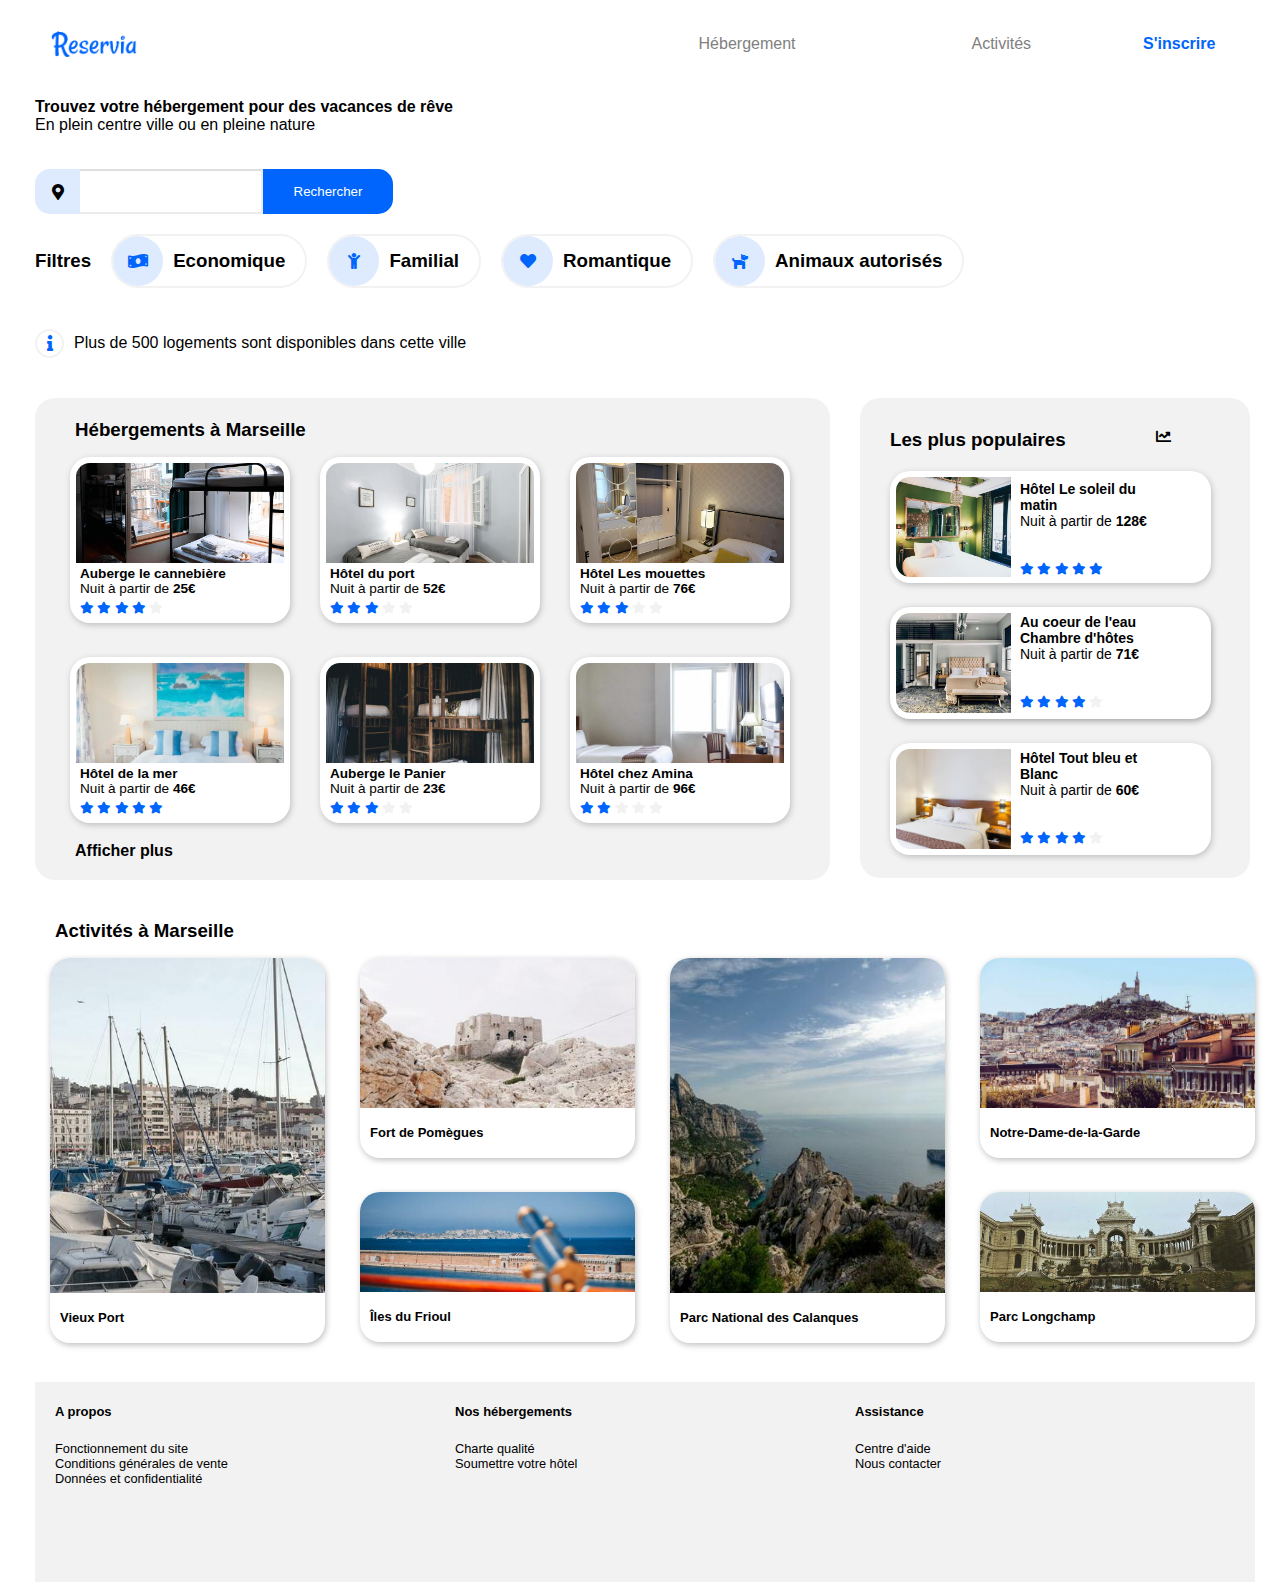
<file: index.html>
<!DOCTYPE html>
<html lang="en">
   <head>
      <meta charset="UTF-8" />
      <meta name="viewport" content="width=device-width,initial-scale=1.0"/>
      <title>Reservia</title>
      <link rel="stylesheet" href="css/style.css"/>
      <link rel="stylesheet" href="fontawesome/css/all.css">
      <link rel = "preconnect" href = "https://fonts.gstatic.com">
   </head>
   <body class="dimension">
      <div id="bloc_page">
         <!--header-->
         <header class="Baniere">
            <img class="IMG-logo" src="img/logo/Reservia@3x.png" alt="X"/>
            <div class="NAV1">
               <a class="Nav-Hebergement" href="#hebergement">Hébergement</a>
               <a class="Nav-Hebergement" href="#Activites">Activités</a>
            </div>
            <a class="Nav-Inscription"><strong>S'inscrire</strong></a>
         </header>
         <!--content-->
         <section>
            <p class="trouve"><strong>Trouvez votre hébergement pour des vacances de rêve</strong><br/>En plein centre ville ou en pleine nature</p>
            <!--Recherche-et-options-de-recherches-->
            <form class="Recherche">
               <div class="Info">
                  <i class="fas fa-map-marker-alt"></i>
               </div>
               <input type="search"><button class="Bouton">Rechercher</button>
               <span class="Bouton2"><i class="fas fa-search"></i></span>
            </form>
            <div class="filtre">
               <div class="Titre-filtre">
                  <h3>Filtres</h3>
               </div>
               <div class="F">
                  <i class="fas fa-money-bill-wave"></i>
                  <h3 class="Eco">Economique</h3>
               </div>
               <div class="F">
                  <i class="fas fa-child"></i>
                  <h3 class="Fam">Familial</h3>
               </div>
               <div class="F">
                  <i class="fas fa-heart"></i>
                  <h3 class="Rom">Romantique</h3>
               </div>
               <div class="F">
                  <i class="fas fa-dog"></i>
                  <h3 class="Ani">Animaux autorisés</h3>
               </div>
            </div>
            <div class="TextInfo">
               <i class="fas fa-info"></i>
               <p>Plus de 500 logements sont disponibles dans cette ville</p>
            </div>
         </section>
         <!--Section2-Hebergement-->
         <div class="groupe-h-et-p">
            <section class="TEST">
               <div class="HEBERG">
                  <div class="hebergement" id="hebergement">
                     <h3 class="H"><strong>Hébergements à Marseille</strong></h3>
                     <!--Aside4-images-->
                     <div id="Cannebiere">
                        <div class="etoile-H">
                           <p><strong>Auberge le cannebière</strong><br/>Nuit à partir de <strong>25€</strong></p>
                           <span class="colorB">
                           <i class="fas fa-star"></i>
                           <i class="fas fa-star"></i>
                           <i class="fas fa-star"></i>
                           <i class="fas fa-star"></i>
                           </span>
                           <span class="colorG">
                           <i class="fas fa-star"></i>
                           </span>
                        </div>
                        <div>
                           <a href="img/hebergements/2_large/marcus-loke-WQJvWU_HZFo-unsplash.jpg">
                           <img class="image4" src="img/hebergements/4_small/marcus-loke-WQJvWU_HZFo-unsplash.jpg" alt="Auberge le Cannebière" /></a>
                        </div>
                     </div>
                     <!--Aside5-images-->
                     <div id="Port">
                        <div class="etoile-H">
                           <p><strong>Hôtel du port</strong><br/>Nuit à partir de <strong>52€</strong></p>
                           <span class="colorB">
                           <i class="fas fa-star"></i>
                           <i class="fas fa-star"></i>
                           <i class="fas fa-star"></i>
                           </span>
                           <span class="colorG">
                           <i class="fas fa-star"></i>
                           <i class="fas fa-star"></i>
                           </span>
                        </div>
                        <div>
                           <a href="img/hebergements/2_large/fred-kleber-gTbaxaVLvsg-unsplash.jpg">
                           <img class="image5" src="img/hebergements/4_small/fred-kleber-gTbaxaVLvsg-unsplash.jpg" alt="Hôtel du port" /></a>
                        </div>
                     </div>
                     <!--Aside6-images-->
                     <div id="Mouette">
                        <div class="etoile-H">
                           <p><strong>Hôtel Les mouettes</strong><br/>Nuit à partir de <strong>76€</strong></p>
                           <span class="colorB">
                           <i class="fas fa-star"></i>
                           <i class="fas fa-star"></i>
                           <i class="fas fa-star"></i>
                           </span>
                           <span class="colorG">
                           <i class="fas fa-star"></i>
                           <i class="fas fa-star"></i>
                           </span>
                        </div>
                        <div>
                           <a href="img/hebergements/2_large/reisetopia-B8WIgxA_PFU-unsplash.jpg">
                           <img class="image6" src="img/hebergements/4_small/reisetopia-B8WIgxA_PFU-unsplash.jpg" alt="Hôtel Les mouettes" /></a>
                        </div>
                     </div>
                     <!--Aside7-images-->
                     <div id="Mer">
                        <div class="etoile-H">
                           <p><strong>Hôtel de la mer</strong><br/>Nuit à partir de <strong>46€</strong></p>
                           <span class="colorB">
                           <i class="fas fa-star"></i>
                           <i class="fas fa-star"></i>
                           <i class="fas fa-star"></i>
                           <i class="fas fa-star"></i>
                           <i class="fas fa-star"></i>
                           </span>
                        </div>
                        <div>
                           <a href="img/hebergements/2_large/annie-spratt-Eg1qcIitAuA-unsplash.jpg">
                           <img class="image7" src="img/hebergements/4_small/annie-spratt-Eg1qcIitAuA-unsplash.jpg" alt="Hôtel de la mer" /></a>
                        </div>
                     </div>
                     <!--Aside8-images-->
                     <div id="Panier">
                        <div class="etoile-H">
                           <p><strong>Auberge le Panier</strong><br/>Nuit à partir de <strong>23€</strong></p>
                           <span class="colorB">
                           <i class="fas fa-star"></i>
                           <i class="fas fa-star"></i>
                           <i class="fas fa-star"></i>
                           </span>
                           <span class="colorG">
                           <i class="fas fa-star"></i>
                           <i class="fas fa-star"></i>
                           </span>
                        </div>
                        <div>
                           <a href="img/hebergements/2_large/nicate-lee-kT-ZyaiwBe0-unsplash.jpg">
                           <img class="image8" src="img/hebergements/4_small/nicate-lee-kT-ZyaiwBe0-unsplash.jpg" alt="Auberge Le Panier" /></a>
                        </div>
                     </div>
                     <!--Aside9-images-->
                     <div id="Amina">
                        <div class="etoile-H">
                           <p><strong>Hôtel chez Amina</strong><br/>Nuit à partir de <strong>96€</strong></p>
                           <span class="colorB">
                           <i class="fas fa-star"></i>
                           <i class="fas fa-star"></i>
                           </span>
                           <span class="colorG">
                           <i class="fas fa-star"></i>
                           <i class="fas fa-star"></i>
                           <i class="fas fa-star"></i>
                           </span>
                        </div>
                        <div>
                           <a href="img/hebergements/2_large/febrian-zakaria-M6S1WvfW68A-unsplash.jpg">
                           <img class="image9" src="img/hebergements/4_small/febrian-zakaria-M6S1WvfW68A-unsplash.jpg" alt="Hôtel chez Amina" /></a>
                        </div>
                     </div>
                     <p class="A"><strong>Afficher plus</strong></p>
                  </div>
               </div>
            </section>
            <!--Section1-Populaire-->
            <section class="populaire">
               <div class="POP">
                  <h3 class="LPP"><strong>Les plus populaires</strong></h3>
                  <span class="colorN"><i class="fas fa-chart-line"></i></span>
                  <!--Aside1-images-->
                  <aside>
                     <div id="Soleil">
                        <div class="etoiles1">
                           <p><strong>Hôtel Le soleil du<br/>matin</strong><br/>Nuit à partir de <strong>128€</strong></p>
                           <span class="colorB">
                           <i class="fas fa-star"></i>
                           <i class="fas fa-star"></i>
                           <i class="fas fa-star"></i>
                           <i class="fas fa-star"></i>
                           <i class="fas fa-star"></i>
                           </span>
                        </div>
                        <div>
                           <a href="img/hebergements/2_large/emile-guillemot-Bj_rcSC5XfE-unsplash.jpg">
                           <img src="img/hebergements/4_small/emile-guillemot-Bj_rcSC5XfE-unsplash.jpg" alt="Hôtel Le soleil du matin" class="image1"/></a>
                        </div>
                     </div>
                  </aside>
                  <!--Aside2-images-->
                  <aside>
                     <div id="Coeur">
                        <div class="etoiles">
                           <p><strong>Au coeur de l'eau<br/>Chambre d'hôtes</strong><br/>Nuit à partir de <strong>71€</strong></p>
                           <span class="colorB">
                           <i class="fas fa-star"></i>
                           <i class="fas fa-star"></i>
                           <i class="fas fa-star"></i>
                           <i class="fas fa-star"></i>
                           </span>
                           <span class="colorG">
                           <i class="fas fa-star"></i>
                           </span>
                        </div>
                        <div>
                           <a href="img/hebergements/2_large/aw-creative-VGs8z60yT2c-unsplash.jpg">
                           <img src="img/hebergements/4_small/aw-creative-VGs8z60yT2c-unsplash.jpg" alt="Au coeur de l'eau Chambre d'hôtes" class="image2" /></a>
                        </div>
                     </div>
                  </aside>
                  <!--Aside3-images-->
                  <aside>
                     <div id="ToutBleu">
                        <div class="etoiles">
                           <p><strong>Hôtel Tout bleu et<br/>Blanc</strong><br/>Nuit à partir de <strong>60€</strong></p>
                           <span class="colorB">
                           <i class="fas fa-star"></i>
                           <i class="fas fa-star"></i>
                           <i class="fas fa-star"></i>
                           <i class="fas fa-star"></i>
                           </span>
                           <span class="colorG">
                           <i class="fas fa-star"></i>
                           </span>
                        </div>
                        <div>
                           <a href="img/hebergements/2_large/febrian-zakaria-sjvU0THccQA-unsplash.jpg">
                           <img src="img/hebergements/4_small/febrian-zakaria-sjvU0THccQA-unsplash.jpg" alt="Hôtel Tout bleu et Blanc" class="image3" /></a>
                        </div>
                     </div>
                  </aside>
               </div>
            </section>
         </div>
         <!--Section3-Activites-->
         <section class="ActiviteMarseille">
            <div class="Activites" id="Activites">
               <h3 class="AC"><strong>Activités à Marseille</strong></h3>
               <!--Aside10-images-->
               <div id="VP">
                  <div class="intituler10">
                     <h5 class="dim"><strong>Vieux Port</strong></h5>
                  </div>
                  <div>
                     <a href="img/activites/2_large/reno-laithienne-QUgJhdY5Fyk-unsplash.jpg">
                     <img class="image10" src="img/activites/4_small/reno-laithienne-QUgJhdY5Fyk-unsplash.jpg" alt="Vieux Port" /></a>
                  </div>
               </div>
               <!--Aside11/12-images-->
               <div id="FPetIF">
                  <div class="intituler11">
                     <h5 class="dim"><strong>Fort de Pomègues</strong></h5>
                  </div>
                  <div>
                     <a href="img/activites/2_large/paul-hermann-QFTrLdQIRhI-unsplash.jpg">
                     <img class="image11" src="img/activites/4_small/paul-hermann-QFTrLdQIRhI-unsplash.jpg" alt="Fort de Pomègues" /></a>
                  </div>
                  <div class="intituler12">
                     <h5 class="dim"><strong>Îles du Frioul</strong></h5>
                  </div>
                  <div>
                     <a href="img/activites/2_large/kevin-hikari-rV_Qd1l-VXg-unsplash.jpg">
                     <img class="image12" src="img/activites/4_small/kevin-hikari-rV_Qd1l-VXg-unsplash.jpg" alt="Îles du Frioul" /></a>
                  </div>
               </div>
               <!--Aside13-images-->
               <div id="PNC">
                  <div class="intituler13">
                     <h5 class="dim"><strong>Parc National des Calanques</strong></h5>
                  </div>
                  <div>
                     <a href="img/activites/2_large/kilyan-sockalingum-NR8-cBCN3aI-unsplash.jpg">
                     <img class="image13" src="img/activites/4_small/kilyan-sockalingum-NR8-cBCN3aI-unsplash.jpg" alt="Parc National des Calanques" /></a>
                  </div>
               </div>
               <!--Aside14-images-->
               <div id="NDGetPL">
                  <div class="intituler14">
                     <h5 class="dim"><strong>Notre-Dame-de-la-Garde</strong></h5>
                  </div>
                  <div>
                     <a href="img/activites/2_large/florian-wehde-xW9e8gdotxI-unsplash.jpg">
                     <img class="image14" src="img/activites/4_small/florian-wehde-xW9e8gdotxI-unsplash.jpg" alt="Notre-Dame-de-la-Garde" /></a>
                  </div>
                  <div class="intituler15">
                     <h5 class="dim"><strong>Parc Longchamp</strong></h5>
                  </div>
                  <div>
                     <a href="img/activites/2_large/lena-paulin-wH2-EJoDcV0-unsplash.jpg">
                     <img class="image15" src="img/activites/4_small/lena-paulin-wH2-EJoDcV0-unsplash.jpg" alt="Parc Longchamp" /></a>
                  </div>
               </div>
            </div>
         </section>
         <!--Footer-->
         <footer>
            <div class="Footer">
               <div class="Inti1">
                  <h5 class="dim"><strong>A propos</strong></h5>
                  <p>Fonctionnement du site<br/>Conditions générales de vente<br/>Données et confidentialité</p>
               </div>
               <div class="Inti">
                  <h5 class="dim"><strong>Nos hébergements</strong></h5>
                  <p>Charte qualité<br/>Soumettre votre hôtel</p>
               </div>
               <div class="Inti">
                  <h5 class="dim"><strong>Assistance</strong></h5>
                  <p>Centre d'aide<br/>Nous contacter</p>
               </div>
            </div>
         </footer>
         <!--END-->
      </div>
   </body>
</html>
</file>
<file: css/style.css>
/*----------------------------------------Head------------------------------------------------*/

* {
	font-family: 'Raleway', sans-serif;
}


/* ---------------------------------------Body--------------------------------------------*/

#bloc_page {
	background-color: #FFFFFF;
	margin-left: 15px;
	width: 1240px;
	
}

.dimension {
	display: flex;
	width: 1240px;
	margin: auto;
}

@media screen and (max-width:768px) {
	#bloc_page {
		width: 738px;
	}
	.dimension {
		width: 768px;
	}
}

@media screen and (orientation: portrait) and (max-width:376px) {
	#bloc_page {
		width: 375px;
		margin-left: 10px;
	}
	.dimension {
		width: 375px;
	}
}

@media screen and (orientation: landscape) and (max-width:812px) {
	#bloc_page {
		width: 812px;
		margin-left: 10px;
	}
	.dimension {
		width: 812px;
	}
}


/*-----------------------------------------Header----------------------------------------------*/

.Baniere {
	display: flex;
	align-items: center;
	max-width: 1240px;
}

.IMG-logo {
	height: 40px;
	padding: 1em;
	margin-right: 450px;
}

a {
	color: gray;
	text-decoration: none;
}

a:hover {
	color: #0065FC;
}

.NAV1 {
	display: flex;
	align-items: center;
}

.Nav-Hebergement {
	padding: 2rem;
	padding-right: 5rem;
	padding-left: 6rem;
	text-align: center;
	border-top: 3px transparent solid;
	border-bottom: 3px transparent solid
}

.Nav-Hebergement:hover {
	border-top: 3px #0065FC solid;
}

.Nav-Inscription {
	color: #0065FC;
	cursor: pointer;
	display: flex;
	align-items: center;
	padding: 2rem;
}

.trouve {
	font-size: 1em;
	margin-top: 10px;
	margin-bottom: 35px;
	width: 1240px;
	
}

@media screen and (max-width:768px) {
	.Baniere {
		max-width: 768px;
	}
	.Nav-Hebergement {
		padding-right: 4rem;
		padding-left: 4rem;
		margin-left: 80px;
	}
	.Nav-Hebergement:hover {
		border-top: none;
		border-bottom: 3px #0065FC solid;
	}
	.IMG-logo {
		margin-right: 320px;
		height: 60px;
	}
	.NAV1 {
		order: 3;
	}
	.Nav-Inscription {
		order: 2;
	}
	.Baniere {
		flex-wrap: wrap;
	}
	a {
		font-size: 1.5em;
	}
	.trouve {
		font-size: 1.3em;
		margin-top: 10px;
		margin-bottom: 35px;
		width: 100%;
	}
}

@media screen and (orientation: portrait) and (max-width:376px) {
	.IMG-logo {
		margin-right: 0px;
		height: 60px;
	}
	.Nav-Hebergement {
		padding-right: 1rem;
		padding-left: 1rem;
		margin-left: 0px;
	}
	.Nav-Hebergement:hover {
		border-top: none;
		border-bottom: 3px #0065FC solid;
	}
	.trouve {
		font-size: 1.3em;
		margin-top: 10px;
		margin-bottom: 35px;
		width: 90%;
	}
}

@media screen and (orientation: landscape) and (max-width:812px) {
	.Baniere {
		max-width: 1812px;
		flex-wrap: wrap;
	}
	.IMG-logo {
		margin-right: 80px;
		height: 160px;
	}
	a {
		font-size: 3em;
	}
	.Nav-Hebergement {
		padding-right: 1rem;
		padding-left: 1rem;
		margin-left: 100px;
	}
	.Nav-Hebergement:hover {
		border-top: none;
		border-bottom: 3px #0065FC solid;
	}
	.trouve {
		font-size: 1.4em;
		margin-top: 10px;
		margin-bottom: 35px;
		width: 90%;
	}
	.NAV1 {
		order: 3;
	}
	.Nav-Inscription {
		order: 2;
		padding: 3rem;
	}
	.trouve {
		font-size: 1.5em;
		margin-top: 10px;
		margin-bottom: 35px;
		margin-left: 30px;
		width: 550px;
	}
}


/*----------------------------------------Recherche--------------------------------------------*/

.Info i {
	float: left;
	display: flex;
	justify-content: center;
	align-items: center;
	background-color: #DEEBFF;
	border-radius: 15px 0px 0px 15px;
	width: 45px;
	height: 45px;
	color: black;
}

.Recherche input {
	height: 3.4em;
	border-left: 0em;
	border-color: rgba(128, 128, 128, 0.151);
}

.Bouton {
	color: #FFFFFF;
	background-color: #0065FC;
	width: 130px;
	border-radius: 0px 15px 15px 0px;
	align-items: center;
	height: 45px;
	cursor: pointer;
	display: inline-block;
	border: 0;
}

.Bouton2 {
	color: transparent;
}

.filtre {
	align-items: center;
	display: flex;
	flex-wrap: wrap;
}

.Titre-filtre {
	margin-right: 20px;
}

.F {
	height: 50px;
	margin: 20px 20px 20px 0;
	padding-right: 20px;
	border: 2px solid #f2f2f2;
	border-radius: 50px;
	display: flex;
	align-items: center;
}

.F i {
	display: flex;
	justify-content: center;
	align-items: center;
	background-color: #DEEBFF;
	border-radius: 100%;
	width: 50px;
	height: 50px;
	color: #0065FC;
	margin-right: 10px;
}

.TextInfo {
	display: flex;
	align-items: center;
	margin-bottom: 30px;
	margin-top: 10px;
	width: 90%;
	margin-right: 5px;
}

.TextInfo i {
	display: flex;
	justify-content: center;
	align-items: center;
	border: 2px solid #f2f2f2;
	border-radius: 100%;
	width: 25px;
	height: 25px;
	color: #0065FC;
	margin-right: 10px;
}

.Eco:hover {
	color: #0065FC;
	font-style: italic;
}

.Fam:hover {
	color: #0065FC;
	font-style: italic;
}

.Rom:hover {
	color: #0065FC;
	font-style: italic;
}

.Ani:hover {
	color: #0065FC;
	font-style: italic;
}

@media screen and (max-width:768px) {
	.filtre {
		width: 750px;
	}
	.F {
		height: 50px;
		margin: 20px 150px 20px 0;
		padding-right: 20px;
		border: 2px solid #f2f2f2;
		border-radius: 50px;
		display: flex;
		align-items: center;
	}
	.Titre-filtre {
		margin-right: 500px;
	}
	.Info i {
		float: left;
		display: flex;
		justify-content: center;
		align-items: center;
		background-color: #DEEBFF;
		border-radius: 15px 0px 0px 15px;
		width: 60px;
		height: 60px;
		color: black;
	}
	.Recherche input {
		height: 4.5em;
		width: 18em;
		border-left: 0em;
		border-color: rgba(128, 128, 128, 0.151);
	}
	.Bouton {
		color: transparent;
		background-color: #0065fc;
		width: 20px;
		border-radius: 0px 15px 15px 0px;
		align-items: center;
		height: 60px;
		cursor: pointer;
		display: inline-block;
		border: 0;
		position: absolute;
	}
	.Bouton2 {
		color: #FFFFFF;
		padding-left: 23px;
		background-color: #0065FC;
		padding-right: 23px;
		padding-top: 21px;
		padding-bottom: 22px;
		border-radius: 0px 15px 15px 0px;
	}
	@media screen and (orientation: portrait) and (max-width:376px) {
		.Recherche input {
			height: 4.5em;
			width: 14em;
			border-left: 0em;
			border-color: rgba(128, 128, 128, 0.151);
		}
		.filtre {
			width: 375px;
		}
		.F {
			margin: 20px 50px 20px 0;
		}
	}
}

@media screen and (orientation: landscape) and (max-width:812px) {
	.Recherche input {
		height: 5.3em;
		width: 22em;
		border-left: 0em;
		border-color: rgba(128, 128, 128, 0.151);
	}
	.Info i {
		float: left;
		display: flex;
		justify-content: center;
		align-items: center;
		background-color: #DEEBFF;
		border-radius: 15px 0px 0px 15px;
		width: 70px;
		height: 70px;
		color: black;
		margin-left: 40px;
	}
	.Bouton {
		color: transparent;
		background-color: #0065fc;
		width: 15px;
		border-radius: 0px 0px 0px 0px;
		align-items: center;
		height: 70px;
		cursor: pointer;
		display: inline-block;
		border: 0;
		position: absolute;
	}
	.Bouton2 {
		color: #FFFFFF;
		padding-left: 26px;
		background-color: #0065FC;
		padding-right: 26px;
		padding-top: 26px;
		padding-bottom: 27px;
		border-radius: 0px 15px 15px 0px;
	}
	.Recherche {
		width: 730px;
	}
	.Titre-filtre {
		margin-right: 740px;
	}
	.filtre {
		width: 700px;
		font-size: 1.3rem;
		margin-right: 0px;
		margin-left: 40px;
	}
	.F {
		margin: 20px 50px 20px 0;
	}
}


/* -----------------------------------Section Herbergements--------------------------------- */

.groupe-h-et-p {
	display: flex;
	flex-wrap: wrap;
}

.TEST {
	display: flex;
	flex-wrap: wrap;
}

.HEBERG {
	display: flex;
	flex-wrap: wrap;
	margin-right: 10px;
}

.hebergement {
	background-color: #F2F2F2;
	padding: 20px;
	border-radius: 20px;
	width: 755px;
	display: flex;
	flex-wrap: wrap;
	margin: 0px 20px 20px 0px;
}

.colorB {
	color: #0065FC;
	font-size: 12px;
}

.colorG {
	color: #F2F2F2;
	font-size: 12px;
}

.H {
	width: 81%;
	padding-left: 20px;
	margin-bottom: 1px;
	margin-top: 1px;
}

.A {
	width: 81%;
	padding-left: 20px;
	margin-bottom: 0px;
	margin-top: 0px;
}

.image4 {
	height: 100px;
	width: 208px;
	margin: 15px;
	border-radius: 20px 20px 20px 20px;
	background-color: #FFFFFF;
	padding: 6px 6px 60px 6px;
	box-shadow: 1px 2px 6px rgb(190, 190, 190);
	object-fit: cover;
}

.image5 {
	height: 100px;
	width: 208px;
	margin: 15px;
	border-radius: 20px 20px 20px 20px;
	background-color: #FFFFFF;
	padding: 6px 6px 60px 6px;
	box-shadow: 1px 2px 6px rgb(190, 190, 190);
	object-fit: cover;
}

.image6 {
	height: 100px;
	width: 208px;
	margin: 15px;
	border-radius: 20px 20px 20px 20px;
	background-color: #FFFFFF;
	padding: 6px 6px 60px 6px;
	box-shadow: 1px 2px 6px rgb(190, 190, 190);
	object-fit: cover;
}

.image7 {
	height: 100px;
	width: 208px;
	margin: 15px;
	border-radius: 20px 20px 20px 20px;
	background-color: #FFFFFF;
	padding: 6px 6px 60px 6px;
	box-shadow: 1px 2px 6px rgb(190, 190, 190);
	object-fit: cover;
}

.image8 {
	height: 100px;
	width: 208px;
	margin: 15px;
	border-radius: 20px 20px 20px 20px;
	background-color: #FFFFFF;
	padding: 6px 6px 60px 6px;
	box-shadow: 1px 2px 6px rgb(190, 190, 190);
	object-fit: cover;
}

.image9 {
	height: 100px;
	width: 208px;
	margin: 15px;
	border-radius: 20px 20px 20px 20px;
	background-color: #FFFFFF;
	padding: 6px 6px 60px 6px;
	box-shadow: 1px 2px 6px rgb(190, 190, 190);
	object-fit: cover;
}

.etoile-H {
	position: absolute;
	margin: 110px 0px 0px 25px;
}

.etoile-H p {
	font-size: 0.85em;
	margin-bottom: 2px;
}

@media screen and (max-width:768px) {
	.hebergement {
		background-color: #F2F2F2;
		padding: 20px;
		border-radius: 20px;
		display: flex;
		flex-wrap: wrap;
		margin: 0px 0px 20px 0px;
	}
	.colorB {
		color: #0065FC;
		font-size: 24px;
	}
	.colorG {
		color: #F2F2F2;
		font-size: 24px;
	}
	.H {
		width: 81%;
		padding-left: 20px;
		margin-bottom: 1px;
		margin-top: 1px;
		font-size: 1.90em;
	}
	.image4 {
		height: 230px;
		width: 700px;
		margin: 15px;
		border-radius: 20px 20px 20px 20px;
		background-color: #FFFFFF;
		padding: 8px 8px 118px 8px;
		box-shadow: 1px 2px 6px rgb(190, 190, 190);
		object-fit: cover;
	}
	.image5 {
		height: 230px;
		width: 700px;
		margin: 15px;
		border-radius: 20px 20px 20px 20px;
		background-color: #FFFFFF;
		padding: 8px 8px 118px 8px;
		box-shadow: 1px 2px 6px rgb(190, 190, 190);
		object-fit: cover;
	}
	.image6 {
		height: 230px;
		width: 700px;
		margin: 15px;
		border-radius: 20px 20px 20px 20px;
		background-color: #FFFFFF;
		padding: 8px 8px 118px 8px;
		box-shadow: 1px 2px 6px rgb(190, 190, 190);
		object-fit: cover;
	}
	.image7 {
		height: 230px;
		width: 700px;
		margin: 15px;
		border-radius: 20px 20px 20px 20px;
		background-color: #FFFFFF;
		padding: 8px 8px 118px 8px;
		box-shadow: 1px 2px 6px rgb(190, 190, 190);
		object-fit: cover;
	}
	.image8 {
		height: 230px;
		width: 700px;
		margin: 15px;
		border-radius: 20px 20px 20px 20px;
		background-color: #FFFFFF;
		padding: 8px 8px 118px 8px;
		box-shadow: 1px 2px 6px rgb(190, 190, 190);
		object-fit: cover;
	}
	.image9 {
		height: 230px;
		width: 700px;
		margin: 15px;
		border-radius: 20px 20px 20px 20px;
		background-color: #FFFFFF;
		padding: 8px 8px 118px 8px;
		box-shadow: 1px 2px 6px rgb(190, 190, 190);
		object-fit: cover;
	}
	.etoile-H {
		position: absolute;
		margin: 233px 0px 0px 25px;
	}
	.etoile-H p {
		font-size: 1.7em;
		margin-bottom: 13px;
	}
}

@media screen and (orientation: portrait) and (max-width:376px) {
	.hebergement {
		background-color: #F2F2F2;
		padding: 20px;
		border-radius: 20px;
		width: 325px;
		display: flex;
		flex-wrap: wrap;
		margin: 0px 0px 20px 0px;
	}
	.H {
		width: 81%;
		padding-left: 20px;
		margin-bottom: 1px;
		margin-top: 1px;
		font-size: 1.2em;
	}
	.image4 {
		height: 130px;
		width: 300px;
		margin: 15px;
		margin-left: 4px;
		border-radius: 20px 20px 20px 20px;
		background-color: #FFFFFF;
		padding: 8px 8px 80px 8px;
		box-shadow: 1px 2px 6px rgb(190, 190, 190);
		object-fit: cover;
	}
	.image5 {
		height: 130px;
		width: 300px;
		margin: 15px;
		margin-left: 4px;
		border-radius: 20px 20px 20px 20px;
		background-color: #FFFFFF;
		padding: 8px 8px 80px 8px;
		box-shadow: 1px 2px 6px rgb(190, 190, 190);
		object-fit: cover;
	}
	.image6 {
		height: 130px;
		width: 300px;
		margin: 15px;
		margin-left: 4px;
		border-radius: 20px 20px 20px 20px;
		background-color: #FFFFFF;
		padding: 8px 8px 80px 8px;
		box-shadow: 1px 2px 6px rgb(190, 190, 190);
		object-fit: cover;
	}
	.image7 {
		height: 130px;
		width: 300px;
		margin: 15px;
		margin-left: 4px;
		border-radius: 20px 20px 20px 20px;
		background-color: #FFFFFF;
		padding: 8px 8px 80px 8px;
		box-shadow: 1px 2px 6px rgb(190, 190, 190);
		object-fit: cover;
	}
	.image8 {
		height: 130px;
		width: 300px;
		margin: 15px;
		margin-left: 4px;
		border-radius: 20px 20px 20px 20px;
		background-color: #FFFFFF;
		padding: 8px 8px 80px 8px;
		box-shadow: 1px 2px 6px rgb(190, 190, 190);
		object-fit: cover;
	}
	.image9 {
		height: 130px;
		width: 300px;
		margin: 15px;
		margin-left: 4px;
		border-radius: 20px 20px 20px 20px;
		background-color: #FFFFFF;
		padding: 8px 8px 80px 8px;
		box-shadow: 1px 2px 6px rgb(190, 190, 190);
		object-fit: cover;
	}
	.etoile-H {
		position: absolute;
		margin: 145px 0px 0px 25px;
	}
	.etoile-H p {
		font-size: 0.85em;
		margin-bottom: 10px;
		width: 200px;
	}
	.colorB {
		color: #0065FC;
		font-size: 18px;
	}
	.colorG {
		color: #F2F2F2;
		font-size: 18px;
	}
}

@media screen and (orientation: landscape) and (max-width:812px) {
	.hebergement {
		margin: 0px 0px 20px 0px;
	}
	.HEBERG {
		margin-right: 0px;
	}
	.image4 {
		height: 250px;
		width: 700px;
		margin: 15px;
		margin-left: 17px;
		padding: 8px 8px 100px 8px;
	}
	.image5 {
		height: 250px;
		width: 700px;
		margin: 15px;
		margin-left: 17px;
		padding: 8px 8px 100px 8px;
	}
	.image6 {
		height: 250px;
		width: 700px;
		margin: 15px;
		margin-left: 17px;
		padding: 8px 8px 100px 8px;
	}
	.image7 {
		height: 250px;
		width: 700px;
		margin: 15px;
		margin-left: 17px;
		padding: 8px 8px 100px 8px;
	}
	.image8 {
		height: 250px;
		width: 700px;
		margin: 15px;
		margin-left: 17px;
		padding: 8px 8px 100px 8px;
	}
	.image9 {
		height: 250px;
		width: 700px;
		margin: 15px;
		margin-left: 17px;
		padding: 8px 8px 100px 8px;
	}
	.etoile-H {
		position: absolute;
		margin: 250px 0px 0px 35px;
	}
	.etoile-H p {
		font-size: 1.5em;
		margin-bottom: 10px;
		width: 400px;
	}
	.colorB {
		color: #0065FC;
		font-size: 25px;
	}
	.colorG {
		color: #F2F2F2;
		font-size: 25px;
	}
}


/* -----------------------------------Section Populaire--------------------------------- */

.POP {
	background-color: #F2F2F2;
	border-radius: 20px;
	padding: 30px;
	width: 330px;
	height: 420px;
}

.LPP {
	margin-right: 90px;
	margin-bottom: 20px;
	margin-top: 1px;
	float: left;
}

.image2 {
	height: 100px;
	width: 115px;
	margin-bottom: 20px;
	border-radius: 20px 20px 20px 20px;
	background-color: #FFFFFF;
	padding: 6px 200px 6px 6px;
	box-shadow: 1px 2px 6px rgb(160, 160, 160);
	object-fit: cover;
}

.image3 {
	height: 100px;
	width: 115px;
	margin-bottom: 20px;
	border-radius: 20px 20px 20px 20px;
	background-color: #FFFFFF;
	padding: 6px 200px 6px 6px;
	box-shadow: 1px 2px 6px rgb(190, 190, 190);
	object-fit: cover;
}

.image1 {
	height: 100px;
	width: 115px;
	margin-bottom: 20px;
	border-radius: 20px 20px 20px 20px;
	background-color: #FFFFFF;
	padding: 6px 200px 6px 6px;
	box-shadow: 1px 2px 6px rgb(190, 190, 190);
	object-fit: cover;
}

.etoiles1 {
	margin: 20px 0px 0px 130px;
	float: right;
	text-align: justify;
	position: absolute;
	width: 200px;
}

.etoiles p {
	margin-top: 7px;
	font-size: 14px;
	margin-bottom: 30px;
	width: 200px;
}

.etoiles1 p {
	margin-top: 15px;
	font-size: 14px;
	margin-bottom: 30px;
	width: 200px;
}

.etoiles {
	margin: 0px 10px 0px 130px;
	float: right;
	text-align: justify;
	position: absolute;
}

.etoiles i {
	margin: 0px 0px 0px 0px;
}

.colorN {
	font-size: 15px;
}

@media screen and (max-width:768px) {
	.POP {
		background-color: #F2F2F2;
		border-radius: 20px;
		padding: 20px;
		width: 750px;
		height: 950px;
	}
	.image2 {
		height: 250px;
		width: 290px;
		margin-bottom: 20px;
		margin-left: 15px;
		border-radius: 20px 20px 20px 20px;
		background-color: #FFFFFF;
		padding: 8px 410px 8px 8px;
		box-shadow: 1px 2px 6px rgb(160, 160, 160);
		object-fit: cover;
	}
	.image3 {
		height: 250px;
		width: 290px;
		margin-bottom: 20px;
		margin-left: 15px;
		border-radius: 20px 20px 20px 20px;
		background-color: #FFFFFF;
		padding: 8px 410px 8px 8px;
		box-shadow: 1px 2px 6px rgb(190, 190, 190);
		object-fit: cover;
	}
	.image1 {
		height: 250px;
		width: 290px;
		margin-bottom: 20px;
		margin-left: 15px;
		border-radius: 20px 20px 20px 20px;
		background-color: #FFFFFF;
		padding: 8px 410px 8px 8px;
		box-shadow: 1px 2px 6px rgb(190, 190, 190);
		object-fit: cover;
	}
	.etoiles1 {
		margin: 20px 0px 0px 330px;
		float: right;
		text-align: justify;
		position: absolute;
	}
	.etoiles {
		margin: 5px 0px 0px 330px;
		float: right;
		text-align: justify;
		position: absolute;
	}
	.LPP {
		margin-right: 300px;
		margin-left: 10px;
		margin-bottom: 20px;
		margin-top: 1px;
		float: left;
		font-size: 1.9em;
	}
	.colorN {
		font-size: 25px;
	}
	.etoiles1 p {
		margin-top: 27px;
		font-size: 27px;
		margin-bottom: 95px;
		width: 300px;

	}
	.etoiles p {
		margin-top: 7px;
		font-size: 27px;
		margin-bottom: 95px;
		width: 300px;

	}
}

@media screen and (orientation: portrait) and (max-width:376px) {
	.POP {
		background-color: #F2F2F2;
		border-radius: 20px;
		padding: 20px;
		width: 325px;
		height: 530px;
	}
	.LPP {
		margin-right: 90px;
		margin-left: 10px;
		margin-bottom: 20px;
		margin-top: 1px;
		float: left;
		font-size: 1.2em;
	}
	.image2 {
		height: 120px;
		width: 120px;
		margin-bottom: 20px;
		margin-left: 7px;
		border-radius: 20px 20px 20px 20px;
		background-color: #FFFFFF;
		padding: 8px 180px 8px 8px;
		box-shadow: 1px 2px 6px rgb(160, 160, 160);
		object-fit: cover;
	}
	.image3 {
		height: 120px;
		width: 120px;
		margin-bottom: 20px;
		margin-left: 7px;
		border-radius: 20px 20px 20px 20px;
		background-color: #FFFFFF;
		padding: 8px 180px 8px 8px;
		box-shadow: 1px 2px 6px rgb(190, 190, 190);
		object-fit: cover;
	}
	.image1 {
		height: 120px;
		width: 120px;
		margin-bottom: 20px;
		margin-left: 7px;
		border-radius: 20px 20px 20px 20px;
		background-color: #FFFFFF;
		padding: 8px 180px 8px 8px;
		box-shadow: 1px 2px 6px rgb(190, 190, 190);
		object-fit: cover;
	}
	.etoiles1 {
		margin: 0px 0px 0px 150px;
		float: right;
		text-align: justify;
		position: absolute;
	}
	.etoiles {
		margin: 2px 0px 0px 150px;
		float: right;
		text-align: justify;
		position: absolute;
	}
	.etoiles p {
		margin-top: 7px;
		font-size: 14px;
		margin-bottom: 45px;
		width: 130px;
	}
	.etoiles1 p {
		margin-top: 22px;
		font-size: 14px;
		margin-bottom: 45px;
		width: 130px;
	}
}

@media screen and (orientation: landscape) and (max-width:812px) {
	.POP {
		width: 735px;
		height: 930px;
	}
	.LPP {
		margin-right: 300px;
		margin-left: 10px;
	}
	.image1 {
		height: 250px;
		width: 250px;
		margin-bottom: 20px;
		margin-left: 7px;
		padding: 8px 450px 8px 8px;
	}
	.image2 {
		height: 250px;
		width: 250px;
		margin-bottom: 20px;
		margin-left: 7px;
		padding: 8px 450px 8px 8px;
	}
	.image3 {
		height: 250px;
		width: 250px;
		margin-bottom: 20px;
		margin-left: 7px;
		padding: 8px 450px 8px 8px;
	}
	.etoiles1 {
		margin: 15px 0px 0px 280px;
	}
	.etoiles {
		margin: 2px 0px 0px 280px;
	}
	.etoiles p {
		margin-top: 7px;
		font-size: 24px;
		margin-bottom: 120px;
		width: 230px;
	}
	.etoiles1 p {
		margin-top: 22px;
		font-size: 24px;
		margin-bottom: 120px;
		width: 230px;
	}
}


/* -----------------------------------Section Activites------------------------------------- */

.ActiviteMarseille {
	display: flex;
	flex-wrap: wrap;
}

.Activites {
	background-color: #FFFFFF;
	border-radius: 20px;
	width: 1240px;
	display: flex;
	flex-wrap: wrap;
	margin: 0px 0px 20px 0px;
}

.AC {
	width: 90%;
	padding-left: 20px;
	margin-top: 20px;
	margin-bottom: 1px;
	font-size: 1.17em;
}

.intituler10 {
	position: absolute;
	margin: 345px 0px 0px 25px;
}

.intituler11 {
	position: absolute;
	margin: 160px 0px 0px 25px;
}

.intituler12 {
	position: absolute;
	margin: 110px 0px 0px 25px;
}

.intituler13 {
	position: absolute;
	margin: 345px 0px 0px 25px;
}

.intituler14 {
	position: absolute;
	margin: 160px 0px 0px 25px;
}

.intituler15 {
	position: absolute;
	margin: 110px 0px 0px 25px;
}

.image10 {
	height: 335px;
	width: 275px;
	margin: 15px;
	margin-right: 20px;
	border-radius: 20px 20px 20px 20px;
	background-color: #FFFFFF;
	padding: 0px 0px 50px 0px;
	box-shadow: 1px 2px 6px rgb(190, 190, 190);
	object-fit: cover;
}

.image11 {
	height: 150px;
	width: 275px;
	margin: 15px;
	margin-right: 20px;
	border-radius: 20px 20px 20px 20px;
	background-color: #FFFFFF;
	padding: 0px 0px 50px 0px;
	box-shadow: 1px 2px 6px rgb(190, 190, 190);
	object-fit: cover;
}

.image12 {
	height: 100px;
	width: 275px;
	margin: 15px;
	border-radius: 20px 20px 20px 20px;
	background-color: #FFFFFF;
	padding: 0px 0px 50px 0px;
	box-shadow: 1px 2px 6px rgb(190, 190, 190);
	object-fit: cover;
}

.image13 {
	height: 335px;
	width: 275px;
	margin: 15px;
	margin-right: 20px;
	border-radius: 20px 20px 20px 20px;
	background-color: #FFFFFF;
	padding: 0px 0px 50px 0px;
	box-shadow: 1px 2px 6px rgb(190, 190, 190);
	object-fit: cover;
}

.image14 {
	height: 150px;
	width: 275px;
	margin: 15px;
	margin-right: 0px;
	border-radius: 20px 20px 20px 20px;
	background-color: #FFFFFF;
	padding: 0px 0px 50px 0px;
	box-shadow: 1px 2px 6px rgb(190, 190, 190);
	object-fit: cover;
}

.image15 {
	height: 100px;
	width: 275px;
	margin: 15px;
	margin-right: 0px;
	border-radius: 20px 20px 20px 20px;
	background-color: #FFFFFF;
	padding: 0px 0px 50px 0px;
	box-shadow: 1px 2px 6px rgb(190, 190, 190);
	object-fit: cover;
}

.dim {
	font-size: 13px;
	width: 200px;
}

@media screen and (max-width:768px) {
	.AC {
		font-size: 1.9em;
	}
	.Activites {
		margin: 0px 0px 20px 0px;
	}
	.image10 {
		height: 220px;
		width: 760px;
		margin: 10px;
		border-radius: 20px 20px 20px 20px;
		background-color: #FFFFFF;
		padding: 0px 0px 80px 0px;
		box-shadow: 1px 2px 6px rgb(190, 190, 190);
		object-fit: cover;
	}
	.image11 {
		height: 220px;
		width: 760px;
		margin: 10px;
		border-radius: 20px 20px 20px 20px;
		background-color: #FFFFFF;
		padding: 0px 0px 80px 0px;
		box-shadow: 1px 2px 6px rgb(190, 190, 190);
		object-fit: cover;
	}
	.image12 {
		height: 220px;
		width: 760px;
		margin: 10px;
		border-radius: 20px 20px 20px 20px;
		background-color: #FFFFFF;
		padding: 0px 0px 80px 0px;
		box-shadow: 1px 2px 6px rgb(190, 190, 190);
		object-fit: cover;
	}
	.image13 {
		height: 220px;
		width: 760px;
		margin: 10px;
		border-radius: 20px 20px 20px 20px;
		background-color: #FFFFFF;
		padding: 0px 0px 80px 0px;
		box-shadow: 1px 2px 6px rgb(190, 190, 190);
		object-fit: cover;
	}
	.image14 {
		height: 220px;
		width: 760px;
		margin: 10px;
		border-radius: 20px 20px 20px 20px;
		background-color: #FFFFFF;
		padding: 0px 0px 80px 0px;
		box-shadow: 1px 2px 6px rgb(190, 190, 190);
		object-fit: cover;
	}
	.image15 {
		height: 220px;
		width: 760px;
		margin: 10px;
		border-radius: 20px 20px 20px 20px;
		background-color: #FFFFFF;
		padding: 0px 0px 80px 0px;
		box-shadow: 1px 2px 6px rgb(190, 190, 190);
		object-fit: cover;
	}
	.intituler10 {
		position: absolute;
		margin: 225px 0px 0px 30px;
	}
	.intituler11 {
		position: absolute;
		margin: 225px 0px 0px 30px;
	}
	.intituler12 {
		position: absolute;
		margin: 225px 0px 0px 30px;
	}
	.intituler13 {
		position: absolute;
		margin: 225px 0px 0px 30px;
	}
	.intituler14 {
		position: absolute;
		margin: 225px 0px 0px 30px;
	}
	.intituler15 {
		position: absolute;
		margin: 225px 0px 0px 30px;
	}
	.dim {
		font-size: 22px;
		width: 500px;
	}
}

@media screen and (orientation: portrait) and (max-width:376px) {
	.AC {
		font-size: 1.2em;
	}
	.Activites {
		background-color: #FFFFFF;
		border-radius: 20px;
		width: 374px;
		display: flex;
		flex-wrap: wrap;
		margin: 0px 0px 20px 0px;
	}
	.image10 {
		height: 120px;
		width: 355px;
		margin: 10px;
		margin-left: 4px;
		border-radius: 20px 20px 20px 20px;
		background-color: #FFFFFF;
		padding: 0px 0px 60px 0px;
		box-shadow: 1px 2px 6px rgb(190, 190, 190);
		object-fit: cover;
	}
	.image11 {
		height: 120px;
		width: 355px;
		margin: 10px;
		margin-left: 4px;
		border-radius: 20px 20px 20px 20px;
		background-color: #FFFFFF;
		padding: 0px 0px 60px 0px;
		box-shadow: 1px 2px 6px rgb(190, 190, 190);
		object-fit: cover;
	}
	.image12 {
		height: 120px;
		width: 355px;
		margin: 10px;
		margin-left: 4px;
		border-radius: 20px 20px 20px 20px;
		background-color: #FFFFFF;
		padding: 0px 0px 60px 0px;
		box-shadow: 1px 2px 6px rgb(190, 190, 190);
		object-fit: cover;
	}
	.image13 {
		height: 120px;
		width: 355px;
		margin: 10px;
		margin-left: 4px;
		border-radius: 20px 20px 20px 20px;
		background-color: #FFFFFF;
		padding: 0px 0px 60px 0px;
		box-shadow: 1px 2px 6px rgb(190, 190, 190);
		object-fit: cover;
	}
	.image14 {
		height: 120px;
		width: 355px;
		margin: 10px;
		margin-left: 4px;
		border-radius: 20px 20px 20px 20px;
		background-color: #FFFFFF;
		padding: 0px 0px 60px 0px;
		box-shadow: 1px 2px 6px rgb(190, 190, 190);
		object-fit: cover;
	}
	.image15 {
		height: 120px;
		width: 355px;
		margin: 10px;
		margin-left: 4px;
		border-radius: 20px 20px 20px 20px;
		background-color: #FFFFFF;
		padding: 0px 0px 60px 0px;
		box-shadow: 1px 2px 6px rgb(190, 190, 190);
		object-fit: cover;
	}
	.intituler10 {
		position: absolute;
		margin: 120px 0px 0px 30px;
	}
	.intituler11 {
		position: absolute;
		margin: 120px 0px 0px 30px;
	}
	.intituler12 {
		position: absolute;
		margin: 120px 0px 0px 30px;
	}
	.intituler13 {
		position: absolute;
		margin: 120px 0px 0px 30px;
	}
	.intituler14 {
		position: absolute;
		margin: 120px 0px 0px 30px;
	}
	.intituler15 {
		position: absolute;
		margin: 120px 0px 0px 30px;
	}
	.dim {
		font-size: 16px;
		width: 300px;
	}
}

@media screen and (orientation: landscape) and (max-width:812px) {
	.dim {
		font-size: 26px;
		width: 500px;
	}
	.image10 {
		height: 250px;
		width: 775px;
		margin: 10px;
		margin-left: 4px;
		padding: 0px 0px 95px 0px;
	}
	.intituler10 {
		position: absolute;
		margin: 245px 0px 0px 30px;
	}
	.image11 {
		height: 250px;
		width: 775px;
		margin: 10px;
		margin-left: 4px;
		padding: 0px 0px 95px 0px;
	}
	.intituler11 {
		position: absolute;
		margin: 245px 0px 0px 30px;
	}
	.image12 {
		height: 250px;
		width: 775px;
		margin: 10px;
		margin-left: 4px;
		padding: 0px 0px 95px 0px;
	}
	.intituler12 {
		position: absolute;
		margin: 245px 0px 0px 30px;
	}
	.image13 {
		height: 250px;
		width: 775px;
		margin: 10px;
		margin-left: 4px;
		padding: 0px 0px 95px 0px;
	}
	.intituler13 {
		position: absolute;
		margin: 245px 0px 0px 30px;
	}
	.image14 {
		height: 250px;
		width: 775px;
		margin: 10px;
		margin-left: 4px;
		padding: 0px 0px 95px 0px;
	}
	.intituler14 {
		position: absolute;
		margin: 245px 0px 0px 30px;
	}
	.image15 {
		height: 250px;
		width: 775px;
		margin: 10px;
		margin-left: 4px;
		padding: 0px 0px 95px 0px;
	}
	.intituler15 {
		position: absolute;
		margin: 245px 0px 0px 30px;
	}
}


/* ------------------------------------Footer------------------------------------------------ */

.Footer {
	background-color: #F2F2F2;
	display: flex;
	flex-wrap: wrap;
	height: 200px;
	width: 1220px;
}

.Inti1 {
	padding-left: 20px;
}

.Inti {
	padding-left: 200px;
}

.Footer p {
	font-size: 0.8em;
}

@media screen and (max-width:768px) {
	.Inti {
		padding-left: 20px;
		width: 80%;
	}
	.Footer {
		width: 760px;
		height: 700px;
		margin: auto;
	}
	.Footer p {
		font-size: 1.2em;
	}
}

@media screen and (orientation: portrait) and (max-width:376px) {
	.Footer {
		width: 360px;
		height: 700px;
		margin-left: 0px;
		margin-right: 0px;
	}
}

@media screen and (orientation: landscape) and (max-width:812px) {
	.Inti {
		padding-left: 20px;
		width: 80%;
	}
	.Footer {
		width: 782px;
		height: 700px;
	}
	.Footer p {
		font-size: 1.5em;
	}
}


/*----------------END---------------*/
</file>
